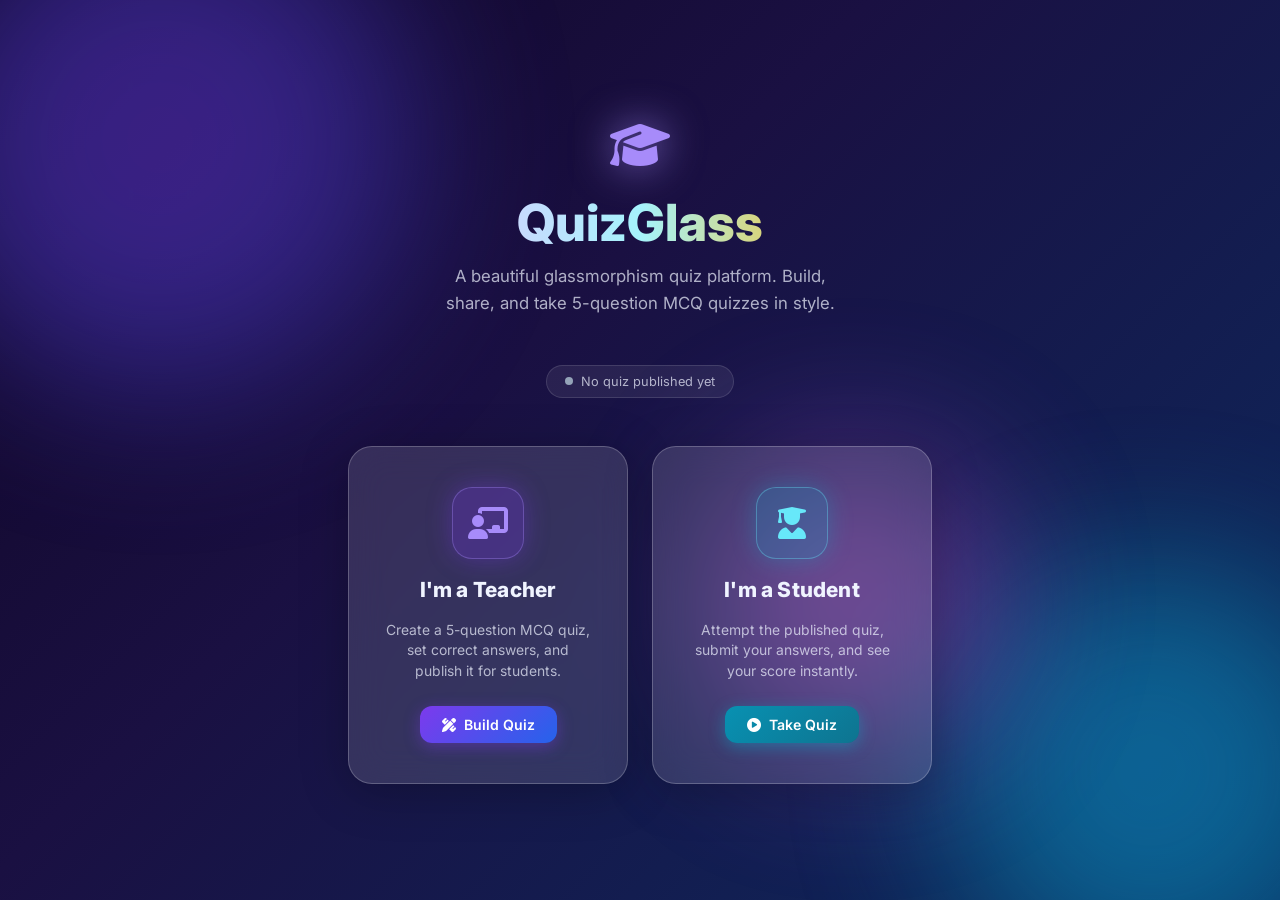
<file: index.html>
<!DOCTYPE html>
<html lang="en">

<head>
  <meta charset="UTF-8" />
  <meta name="viewport" content="width=device-width, initial-scale=1.0" />
  <meta name="description" content="QuizGlass – Glassmorphism MCQ Quiz App. Choose your role to get started." />
  <title>QuizGlass – Choose Your Role</title>

  <link rel="stylesheet" href="https://cdnjs.cloudflare.com/ajax/libs/font-awesome/6.5.0/css/all.min.css" />
  <link rel="stylesheet" href="https://cdnjs.cloudflare.com/ajax/libs/animate.css/4.1.1/animate.min.css" />
  <link href="https://fonts.googleapis.com/css2?family=Inter:wght@300;400;500;600;700;800&display=swap"
    rel="stylesheet" />
  <script src="https://cdnjs.cloudflare.com/ajax/libs/gsap/3.12.2/gsap.min.js" defer></script>
  <link rel="stylesheet" href="style.css" />

  <style>
    /* Landing-specific styles */
    .landing-wrap {
      min-height: 100vh;
      display: flex;
      flex-direction: column;
      align-items: center;
      justify-content: center;
      padding: 24px 16px;
      gap: 48px;
    }

    .landing-hero {
      text-align: center;
    }

    .landing-hero .app-logo {
      font-size: 3rem;
      color: var(--accent);
      margin-bottom: 16px;
      filter: drop-shadow(0 0 20px rgba(167, 139, 250, 0.7));
      animation: pulse-glow 3s ease-in-out infinite;
    }

    @keyframes pulse-glow {

      0%,
      100% {
        filter: drop-shadow(0 0 16px rgba(167, 139, 250, 0.6));
      }

      50% {
        filter: drop-shadow(0 0 32px rgba(167, 139, 250, 1));
      }
    }

    .landing-hero h1 {
      font-size: clamp(2rem, 6vw, 3.2rem);
      font-weight: 800;
      background: linear-gradient(90deg, #e0c9ff, #a5f3fc, #fbbf24);
      -webkit-background-clip: text;
      -webkit-text-fill-color: transparent;
      background-clip: text;
      margin-bottom: 10px;
    }

    .landing-hero p {
      font-size: 1.05rem;
      color: var(--text-secondary);
      max-width: 420px;
      margin: 0 auto;
      line-height: 1.6;
    }

    /* Role cards */
    .role-cards {
      display: flex;
      gap: 24px;
      flex-wrap: wrap;
      justify-content: center;
    }

    .role-card {
      background: var(--glass-bg);
      backdrop-filter: blur(var(--blur));
      -webkit-backdrop-filter: blur(var(--blur));
      border: 1px solid var(--glass-border);
      border-radius: 24px;
      box-shadow: var(--glass-shadow);
      padding: 40px 36px;
      width: 280px;
      display: flex;
      flex-direction: column;
      align-items: center;
      gap: 18px;
      text-decoration: none;
      color: var(--text-primary);
      cursor: pointer;
      transition: transform 0.35s cubic-bezier(0.4, 0, 0.2, 1),
        box-shadow 0.35s cubic-bezier(0.4, 0, 0.2, 1),
        border-color 0.35s;
      position: relative;
      overflow: hidden;
    }

    .role-card::before {
      content: '';
      position: absolute;
      inset: 0;
      background: linear-gradient(135deg, rgba(255, 255, 255, 0.07), transparent);
      opacity: 0;
      transition: opacity 0.35s;
    }

    .role-card:hover {
      transform: translateY(-8px);
    }

    .role-card:hover::before {
      opacity: 1;
    }

    .role-card.teacher-card:hover {
      border-color: rgba(167, 139, 250, 0.55);
      box-shadow: 0 20px 60px rgba(124, 58, 237, 0.35);
    }

    .role-card.student-card:hover {
      border-color: rgba(103, 232, 249, 0.55);
      box-shadow: 0 20px 60px rgba(6, 182, 212, 0.35);
    }

    .role-icon {
      width: 72px;
      height: 72px;
      border-radius: 20px;
      display: flex;
      align-items: center;
      justify-content: center;
      font-size: 2rem;
    }

    .role-card.teacher-card .role-icon {
      background: rgba(124, 58, 237, 0.25);
      border: 1px solid rgba(167, 139, 250, 0.35);
      color: var(--accent);
      box-shadow: 0 0 24px rgba(124, 58, 237, 0.35);
    }

    .role-card.student-card .role-icon {
      background: rgba(6, 182, 212, 0.2);
      border: 1px solid rgba(103, 232, 249, 0.35);
      color: #67e8f9;
      box-shadow: 0 0 24px rgba(6, 182, 212, 0.3);
    }

    .role-label {
      font-size: 1.3rem;
      font-weight: 800;
      letter-spacing: 0.01em;
    }

    .role-desc {
      font-size: 0.87rem;
      color: var(--text-secondary);
      text-align: center;
      line-height: 1.5;
    }

    .role-btn {
      display: inline-flex;
      align-items: center;
      gap: 8px;
      padding: 10px 22px;
      border-radius: 12px;
      font-size: 0.88rem;
      font-weight: 600;
      border: none;
      cursor: pointer;
      margin-top: 6px;
      transition: all 0.3s;
      font-family: inherit;
    }

    .teacher-card .role-btn {
      background: linear-gradient(135deg, #7c3aed, #2563eb);
      color: #fff;
      box-shadow: 0 4px 16px rgba(124, 58, 237, 0.4);
    }

    .teacher-card .role-btn:hover {
      box-shadow: 0 6px 24px rgba(124, 58, 237, 0.65);
    }

    .student-card .role-btn {
      background: linear-gradient(135deg, #0891b2, #0e7490);
      color: #fff;
      box-shadow: 0 4px 16px rgba(6, 182, 212, 0.4);
    }

    .student-card .role-btn:hover {
      box-shadow: 0 6px 24px rgba(6, 182, 212, 0.65);
    }

    /* Quiz status indicator */
    .quiz-status {
      display: flex;
      align-items: center;
      gap: 8px;
      padding: 8px 18px;
      border-radius: 999px;
      background: rgba(255, 255, 255, 0.07);
      border: 1px solid rgba(255, 255, 255, 0.12);
      font-size: 0.8rem;
      color: var(--text-secondary);
    }

    .status-dot {
      width: 8px;
      height: 8px;
      border-radius: 50%;
      background: #94a3b8;
      transition: background 0.4s;
    }

    .status-dot.live {
      background: var(--success);
      box-shadow: 0 0 8px rgba(52, 211, 153, 0.7);
      animation: blink 1.4s ease-in-out infinite;
    }

    @keyframes blink {

      0%,
      100% {
        opacity: 1
      }

      50% {
        opacity: 0.4
      }
    }

    @media(max-width:620px) {
      .role-cards {
        flex-direction: column;
        align-items: center;
      }

      .role-card {
        width: min(100%, 320px);
      }
    }
  </style>
</head>

<body>

  <div class="bg-blob blob1"></div>
  <div class="bg-blob blob2"></div>
  <div class="bg-blob blob3"></div>

  <div class="landing-wrap">

    <!-- Hero -->
    <div class="landing-hero animate__animated animate__fadeInDown">
      <div class="app-logo"><i class="fa-solid fa-graduation-cap"></i></div>
      <h1>QuizGlass</h1>
      <p>A beautiful glassmorphism quiz platform. Build, share, and take 5-question MCQ quizzes in style.</p>
    </div>

    <!-- Quiz live status -->
    <div class="quiz-status animate__animated animate__fadeIn" id="quizStatus">
      <span class="status-dot" id="statusDot"></span>
      <span id="statusText">No quiz published yet</span>
    </div>

    <!-- Role selection -->
    <div class="role-cards">

      <!-- Teacher -->
      <a class="role-card teacher-card animate__animated animate__fadeInLeft" href="teacher.html"
        style="animation-delay:0.1s">
        <div class="role-icon"><i class="fa-solid fa-chalkboard-teacher"></i></div>
        <span class="role-label">I'm a Teacher</span>
        <p class="role-desc">Create a 5-question MCQ quiz, set correct answers, and publish it for students.</p>
        <button class="role-btn"><i class="fa-solid fa-pen-ruler"></i> Build Quiz</button>
      </a>

      <!-- Student -->
      <a class="role-card student-card animate__animated animate__fadeInRight" href="student.html"
        style="animation-delay:0.2s">
        <div class="role-icon"><i class="fa-solid fa-user-graduate"></i></div>
        <span class="role-label">I'm a Student</span>
        <p class="role-desc">Attempt the published quiz, submit your answers, and see your score instantly.</p>
        <button class="role-btn"><i class="fa-solid fa-circle-play"></i> Take Quiz</button>
      </a>

    </div>

  </div>

  <script>
    // Check if a quiz is published in localStorage and update status dot
    window.addEventListener('DOMContentLoaded', () => {
      const stored = localStorage.getItem('quizglass_quiz');
      const dot = document.getElementById('statusDot');
      const text = document.getElementById('statusText');
      if (stored) {
        dot.classList.add('live');
        text.textContent = 'Quiz is live – students can take it now!';
      }

      // GSAP subtle float animation on role cards
      if (window.gsap) {
        gsap.from('.role-card', {
          y: 30, opacity: 0, duration: 0.7,
          stagger: 0.15, ease: 'power3.out', delay: 0.3
        });
      }
    });
  </script>
</body>

</html>
</file>
<file: style.css>
/* =============================================
   QuizGlass – Glassmorphism MCQ Quiz
   style.css
   ============================================= */

/* ---------- CSS CUSTOM PROPERTIES ---------- */
:root {
  --glass-bg: rgba(255, 255, 255, 0.13);
  --glass-border: rgba(255, 255, 255, 0.22);
  --glass-shadow: 0 8px 48px rgba(0, 0, 0, 0.25);
  --blur: 18px;
  --gradient-start: #6C3EE8;
  --gradient-end: #1CB5E0;
  --accent: #a78bfa;
  --success: #34d399;
  --error: #f87171;
  --gold: #fbbf24;
  --text-primary: #f0f4ff;
  --text-secondary: rgba(240, 244, 255, 0.7);
  --btn-primary-bg: linear-gradient(135deg, #7c3aed, #2563eb);
  --btn-success-bg: linear-gradient(135deg, #059669, #10b981);
  --transition: 0.35s cubic-bezier(0.4, 0, 0.2, 1);
  --radius: 20px;
  --radius-sm: 12px;
}

/* Light glass theme override */
body.light-glass {
  --glass-bg: rgba(255, 255, 255, 0.55);
  --glass-border: rgba(255, 255, 255, 0.7);
  --glass-shadow: 0 8px 48px rgba(100, 50, 200, 0.15);
  --text-primary: #1e1b4b;
  --text-secondary: rgba(30, 27, 75, 0.65);
}

/* ---------- RESET & BASE ---------- */
*,
*::before,
*::after {
  box-sizing: border-box;
  margin: 0;
  padding: 0;
}

html {
  scroll-behavior: smooth;
}

body {
  font-family: 'Inter', system-ui, sans-serif;
  min-height: 100vh;
  background: linear-gradient(135deg, #0f0524 0%, #1a1042 40%, #0c2a5e 100%);
  color: var(--text-primary);
  overflow-x: hidden;
  position: relative;
}

/* ---------- BACKGROUND BLOBS ---------- */
.bg-blob {
  position: fixed;
  border-radius: 50%;
  filter: blur(80px);
  opacity: 0.45;
  pointer-events: none;
  animation: blobFloat 10s ease-in-out infinite alternate;
}

.blob1 {
  width: 520px;
  height: 520px;
  background: radial-gradient(circle, #7c3aed 0%, #4f46e5 60%, transparent 100%);
  top: -120px;
  left: -100px;
  animation-delay: 0s;
}

.blob2 {
  width: 420px;
  height: 420px;
  background: radial-gradient(circle, #0ea5e9 0%, #06b6d4 60%, transparent 100%);
  bottom: -80px;
  right: -80px;
  animation-delay: -4s;
}

.blob3 {
  width: 300px;
  height: 300px;
  background: radial-gradient(circle, #ec4899 0%, #a855f7 60%, transparent 100%);
  top: 50%;
  left: 55%;
  animation-delay: -7s;
}

@keyframes blobFloat {
  from {
    transform: translate(0, 0) scale(1);
  }

  to {
    transform: translate(30px, 40px) scale(1.08);
  }
}

/* ---------- HEADER ---------- */
.app-header {
  position: sticky;
  top: 0;
  z-index: 100;
  background: rgba(15, 5, 36, 0.5);
  backdrop-filter: blur(20px);
  -webkit-backdrop-filter: blur(20px);
  border-bottom: 1px solid var(--glass-border);
  padding: 14px 24px;
}

.header-inner {
  max-width: 860px;
  margin: 0 auto;
  display: flex;
  align-items: center;
  justify-content: space-between;
}

.logo {
  display: flex;
  align-items: center;
  gap: 10px;
  font-size: 1.4rem;
  font-weight: 800;
  color: var(--text-primary);
  text-shadow: 0 0 20px rgba(167, 139, 250, 0.6);
}

.logo i {
  font-size: 1.6rem;
  color: var(--accent);
}

.header-controls {
  display: flex;
  align-items: center;
  gap: 14px;
}

/* Toggle switch */
.toggle-wrap {
  display: flex;
  align-items: center;
  gap: 8px;
  cursor: pointer;
  user-select: none;
  font-size: 0.82rem;
  color: var(--text-secondary);
}

.toggle-wrap input {
  display: none;
}

.toggle-track {
  width: 40px;
  height: 22px;
  background: rgba(255, 255, 255, 0.15);
  border: 1px solid var(--glass-border);
  border-radius: 999px;
  position: relative;
  transition: background var(--transition);
}

.toggle-thumb {
  position: absolute;
  top: 3px;
  left: 3px;
  width: 16px;
  height: 16px;
  border-radius: 50%;
  background: var(--text-primary);
  transition: left var(--transition);
}

.toggle-wrap input:checked+.toggle-track {
  background: var(--accent);
}

.toggle-wrap input:checked+.toggle-track .toggle-thumb {
  left: 21px;
}

/* ---------- GLASSMORPHIC CARD ---------- */
.glass-card {
  background: var(--glass-bg);
  backdrop-filter: blur(var(--blur));
  -webkit-backdrop-filter: blur(var(--blur));
  border: 1px solid var(--glass-border);
  border-radius: var(--radius);
  box-shadow: var(--glass-shadow);
  padding: 32px 36px;
  max-width: 860px;
  margin: 40px auto;
  transition: box-shadow var(--transition);
}

.glass-card:hover {
  box-shadow: 0 12px 60px rgba(124, 58, 237, 0.22);
}

.main-content {
  padding: 0 16px 60px;
}

/* ---------- SECTION TITLE ---------- */
.section-title {
  display: flex;
  align-items: flex-start;
  gap: 18px;
  margin-bottom: 28px;
}

.section-title.centered {
  justify-content: center;
  text-align: center;
}

.section-title h1,
.section-title h2 {
  font-size: 1.7rem;
  font-weight: 800;
  background: linear-gradient(90deg, #e0c9ff, #a5f3fc);
  -webkit-background-clip: text;
  -webkit-text-fill-color: transparent;
  background-clip: text;
}

.subtitle {
  font-size: 0.9rem;
  color: var(--text-secondary);
  margin-top: 4px;
}

/* Step badge */
.step-badge {
  width: 48px;
  height: 48px;
  min-width: 48px;
  border-radius: 14px;
  background: rgba(124, 58, 237, 0.3);
  border: 1px solid rgba(167, 139, 250, 0.35);
  display: flex;
  align-items: center;
  justify-content: center;
  font-size: 1.25rem;
  color: var(--accent);
  box-shadow: 0 0 16px rgba(124, 58, 237, 0.3);
}

.step-badge.accent {
  background: rgba(6, 182, 212, 0.25);
  border-color: rgba(103, 232, 249, 0.35);
  color: #67e8f9;
  box-shadow: 0 0 16px rgba(6, 182, 212, 0.3);
}

.step-badge.gold {
  background: rgba(251, 191, 36, 0.2);
  border-color: rgba(251, 191, 36, 0.35);
  color: var(--gold);
  box-shadow: 0 0 16px rgba(251, 191, 36, 0.3);
}

/* ---------- QUESTION BUILDER FORM ---------- */
.question-block {
  background: rgba(255, 255, 255, 0.06);
  border: 1px solid rgba(255, 255, 255, 0.1);
  border-radius: var(--radius-sm);
  padding: 22px 24px;
  margin-bottom: 20px;
  transition: border-color var(--transition), box-shadow var(--transition);
}

.question-block:hover,
.question-block:focus-within {
  border-color: rgba(167, 139, 250, 0.4);
  box-shadow: 0 0 0 3px rgba(124, 58, 237, 0.1);
}

.q-header {
  display: flex;
  align-items: center;
  gap: 10px;
  margin-bottom: 14px;
}

.q-num {
  background: linear-gradient(135deg, #7c3aed, #2563eb);
  color: #fff;
  font-size: 0.75rem;
  font-weight: 700;
  border-radius: 8px;
  padding: 3px 10px;
  letter-spacing: 0.05em;
}

.q-header label {
  font-size: 0.9rem;
  font-weight: 600;
  color: var(--text-primary);
}

/* Inputs */
.glass-input {
  width: 100%;
  background: rgba(255, 255, 255, 0.08);
  border: 1px solid rgba(255, 255, 255, 0.15);
  border-radius: 10px;
  padding: 10px 14px;
  color: var(--text-primary);
  font-family: inherit;
  font-size: 0.9rem;
  outline: none;
  transition: border-color var(--transition), box-shadow var(--transition), background var(--transition);
  margin-bottom: 10px;
}

.glass-input::placeholder {
  color: rgba(255, 255, 255, 0.35);
}

.glass-input:focus {
  border-color: rgba(167, 139, 250, 0.6);
  box-shadow: 0 0 0 3px rgba(124, 58, 237, 0.15);
  background: rgba(255, 255, 255, 0.12);
}

body.light-glass .glass-input {
  color: #1e1b4b;
}

body.light-glass .glass-input::placeholder {
  color: rgba(30, 27, 75, 0.4);
}

/* Options grid */
.options-builder {
  display: grid;
  grid-template-columns: 1fr 1fr;
  gap: 10px 16px;
  margin-bottom: 14px;
}

.option-row {
  display: flex;
  align-items: center;
  gap: 8px;
}

.option-label {
  width: 26px;
  height: 26px;
  min-width: 26px;
  border-radius: 8px;
  background: rgba(255, 255, 255, 0.1);
  border: 1px solid rgba(255, 255, 255, 0.2);
  display: flex;
  align-items: center;
  justify-content: center;
  font-size: 0.75rem;
  font-weight: 700;
  color: var(--accent);
}

.option-row .glass-input {
  margin-bottom: 0;
}

/* Correct answer select */
.correct-wrap {
  display: flex;
  align-items: center;
  gap: 12px;
  flex-wrap: wrap;
}

.correct-wrap span {
  font-size: 0.82rem;
  color: var(--text-secondary);
}

.radio-group {
  display: flex;
  gap: 8px;
}

.radio-option {
  display: flex;
  align-items: center;
  gap: 5px;
  cursor: pointer;
  font-size: 0.85rem;
  padding: 5px 12px;
  border-radius: 999px;
  border: 1px solid rgba(255, 255, 255, 0.15);
  background: rgba(255, 255, 255, 0.06);
  color: var(--text-secondary);
  transition: all var(--transition);
  user-select: none;
}

.radio-option input[type="radio"] {
  display: none;
}

.radio-option.selected,
.radio-option:hover {
  background: rgba(124, 58, 237, 0.3);
  border-color: var(--accent);
  color: var(--text-primary);
  box-shadow: 0 0 8px rgba(124, 58, 237, 0.25);
}

/* ---------- BUTTONS ---------- */
.glass-btn {
  display: inline-flex;
  align-items: center;
  gap: 8px;
  padding: 11px 22px;
  border-radius: 12px;
  border: 1px solid rgba(255, 255, 255, 0.2);
  font-family: inherit;
  font-size: 0.9rem;
  font-weight: 600;
  cursor: pointer;
  outline: none;
  transition: all var(--transition);
  position: relative;
  overflow: hidden;
}

.glass-btn::after {
  content: '';
  position: absolute;
  inset: 0;
  background: rgba(255, 255, 255, 0.07);
  opacity: 0;
  transition: opacity var(--transition);
}

.glass-btn:hover::after {
  opacity: 1;
}

.glass-btn:active {
  transform: scale(0.97);
}

.primary-btn {
  background: var(--btn-primary-bg);
  color: #fff;
  box-shadow: 0 4px 20px rgba(124, 58, 237, 0.4);
}

.primary-btn:hover {
  box-shadow: 0 6px 28px rgba(124, 58, 237, 0.6);
  transform: translateY(-1px);
}

.secondary-btn {
  background: rgba(255, 255, 255, 0.1);
  color: var(--text-primary);
}

.secondary-btn:hover {
  background: rgba(255, 255, 255, 0.18);
  transform: translateY(-1px);
}

.success-btn {
  background: var(--btn-success-bg);
  color: #fff;
  box-shadow: 0 4px 20px rgba(16, 185, 129, 0.4);
}

.success-btn:hover {
  box-shadow: 0 6px 28px rgba(16, 185, 129, 0.6);
  transform: translateY(-1px);
}

.icon-btn {
  width: 38px;
  height: 38px;
  padding: 0;
  border-radius: 10px;
  justify-content: center;
  background: rgba(255, 255, 255, 0.1);
  color: var(--text-primary);
  font-size: 1rem;
}

.icon-btn:hover {
  background: rgba(255, 255, 255, 0.2);
}

.form-actions {
  display: flex;
  align-items: center;
  justify-content: flex-end;
  gap: 20px;
  margin-top: 10px;
  flex-wrap: wrap;
}

.key-hint {
  font-size: 0.78rem;
  color: var(--text-secondary);
  display: flex;
  gap: 6px;
  align-items: center;
}

kbd {
  padding: 2px 7px;
  border-radius: 6px;
  background: rgba(255, 255, 255, 0.12);
  border: 1px solid rgba(255, 255, 255, 0.2);
  font-size: 0.75rem;
  font-family: inherit;
}

/* ---------- PROGRESS BAR ---------- */
.progress-bar-wrap {
  display: flex;
  align-items: center;
  justify-content: space-between;
  margin-bottom: 24px;
  gap: 12px;
}

.progress-dots {
  display: flex;
  gap: 8px;
}

.dot {
  width: 14px;
  height: 14px;
  border-radius: 50%;
  background: rgba(255, 255, 255, 0.2);
  border: 2px solid rgba(255, 255, 255, 0.15);
  transition: all var(--transition);
}

.dot.active {
  background: var(--accent);
  border-color: var(--accent);
  box-shadow: 0 0 10px rgba(167, 139, 250, 0.7);
  transform: scale(1.15);
}

.dot.answered {
  background: var(--success);
  border-color: var(--success);
  box-shadow: 0 0 8px rgba(52, 211, 153, 0.5);
}

.progress-text {
  font-size: 0.82rem;
  color: var(--text-secondary);
  white-space: nowrap;
}

/* ---------- QUESTION CARD ---------- */
.question-card {
  background: rgba(255, 255, 255, 0.06);
  border: 1px solid rgba(255, 255, 255, 0.1);
  border-radius: var(--radius-sm);
  padding: 24px;
  margin-bottom: 24px;
}

.question-number {
  font-size: 0.78rem;
  font-weight: 700;
  text-transform: uppercase;
  letter-spacing: 0.08em;
  color: var(--accent);
  margin-bottom: 8px;
}

.question-text {
  font-size: 1.1rem;
  font-weight: 600;
  color: var(--text-primary);
  line-height: 1.55;
  margin-bottom: 20px;
}

/* Options */
.options-grid {
  display: grid;
  grid-template-columns: 1fr 1fr;
  gap: 12px;
}

.option-card {
  display: flex;
  align-items: center;
  gap: 12px;
  padding: 13px 16px;
  border-radius: var(--radius-sm);
  background: rgba(255, 255, 255, 0.07);
  border: 1px solid rgba(255, 255, 255, 0.12);
  cursor: pointer;
  transition: all var(--transition);
  user-select: none;
}

.option-card:hover {
  background: rgba(124, 58, 237, 0.18);
  border-color: rgba(167, 139, 250, 0.4);
  transform: translateY(-2px);
  box-shadow: 0 4px 16px rgba(124, 58, 237, 0.15);
}

.option-card.selected {
  background: rgba(124, 58, 237, 0.3);
  border-color: var(--accent);
  box-shadow: 0 0 14px rgba(124, 58, 237, 0.35);
}

.option-card.correct {
  background: rgba(52, 211, 153, 0.22);
  border-color: var(--success);
  box-shadow: 0 0 14px rgba(52, 211, 153, 0.3);
}

.option-card.incorrect {
  background: rgba(248, 113, 113, 0.22);
  border-color: var(--error);
  box-shadow: 0 0 14px rgba(248, 113, 113, 0.3);
}

.option-badge {
  width: 30px;
  height: 30px;
  min-width: 30px;
  border-radius: 8px;
  background: rgba(255, 255, 255, 0.1);
  border: 1px solid rgba(255, 255, 255, 0.15);
  display: flex;
  align-items: center;
  justify-content: center;
  font-size: 0.78rem;
  font-weight: 700;
  color: var(--accent);
  transition: all var(--transition);
}

.option-card.selected .option-badge {
  background: var(--accent);
  color: #1e1b4b;
  border-color: var(--accent);
}

.option-card.correct .option-badge {
  background: var(--success);
  color: #064e3b;
  border-color: var(--success);
}

.option-card.incorrect .option-badge {
  background: var(--error);
  color: #7f1d1d;
  border-color: var(--error);
}

.option-text {
  font-size: 0.9rem;
  color: var(--text-primary);
}

/* Quiz navigation */
.quiz-nav {
  display: flex;
  gap: 12px;
  justify-content: flex-end;
  flex-wrap: wrap;
}

/* ---------- RESULT SCREEN ---------- */
.score-reveal {
  display: flex;
  flex-direction: column;
  align-items: center;
  gap: 18px;
  margin-bottom: 32px;
}

.score-circle {
  position: relative;
  width: 140px;
  height: 140px;
}

.score-ring {
  transform: rotate(-90deg);
}

.ring-bg {
  fill: none;
  stroke: rgba(255, 255, 255, 0.1);
  stroke-width: 10;
}

.ring-progress {
  fill: none;
  stroke: url(#scoreGrad);
  stroke-width: 10;
  stroke-linecap: round;
  stroke-dasharray: 327;
  stroke-dashoffset: 327;
  transition: stroke-dashoffset 1.2s cubic-bezier(0.4, 0, 0.2, 1);
  filter: drop-shadow(0 0 8px rgba(167, 139, 250, 0.7));
}

.score-inner {
  position: absolute;
  inset: 0;
  display: flex;
  align-items: center;
  justify-content: center;
  gap: 2px;
}

.score-num {
  font-size: 2.8rem;
  font-weight: 800;
  background: linear-gradient(135deg, #e0c9ff, #a5f3fc);
  -webkit-background-clip: text;
  -webkit-text-fill-color: transparent;
  background-clip: text;
  line-height: 1;
}

.score-denom {
  font-size: 1.1rem;
  font-weight: 600;
  color: var(--text-secondary);
  align-self: flex-end;
  margin-bottom: 6px;
}

.score-meta {
  text-align: center;
}

.score-pct {
  font-size: 2rem;
  font-weight: 700;
  color: var(--accent);
}

.score-msg {
  font-size: 1rem;
  color: var(--text-secondary);
  margin-top: 4px;
}

/* Answers review */
.answers-review {
  display: flex;
  flex-direction: column;
  gap: 14px;
  margin-bottom: 28px;
}

.review-item {
  background: rgba(255, 255, 255, 0.05);
  border: 1px solid rgba(255, 255, 255, 0.1);
  border-radius: var(--radius-sm);
  padding: 16px 20px;
}

.review-item .r-question {
  font-size: 0.88rem;
  font-weight: 600;
  color: var(--text-primary);
  margin-bottom: 10px;
  display: flex;
  gap: 10px;
}

.review-item .r-question .r-num {
  font-size: 0.72rem;
  padding: 2px 8px;
  border-radius: 999px;
  background: rgba(255, 255, 255, 0.1);
  color: var(--accent);
  white-space: nowrap;
  display: flex;
  align-items: center;
}

.review-answers {
  display: flex;
  gap: 10px;
  flex-wrap: wrap;
}

.r-option {
  padding: 6px 14px;
  border-radius: 8px;
  font-size: 0.82rem;
  border: 1px solid rgba(255, 255, 255, 0.12);
  background: rgba(255, 255, 255, 0.05);
  color: var(--text-secondary);
}

.r-option.r-correct {
  background: rgba(52, 211, 153, 0.2);
  border-color: var(--success);
  color: var(--success);
  font-weight: 600;
}

.r-option.r-incorrect {
  background: rgba(248, 113, 113, 0.2);
  border-color: var(--error);
  color: var(--error);
  text-decoration: line-through;
}

.result-actions {
  display: flex;
  gap: 12px;
  justify-content: center;
  flex-wrap: wrap;
}

/* ---------- UTILITIES ---------- */
.hidden {
  display: none !important;
}

/* ---------- DISABLED STATE (quiz locked) ---------- */
.quiz-locked .glass-input,
.quiz-locked select {
  pointer-events: none;
  opacity: 0.6;
}

.quiz-locked .radio-option {
  pointer-events: none;
  opacity: 0.6;
}

.quiz-locked .primary-btn[type="submit"] {
  opacity: 0.45;
  pointer-events: none;
}

/* ---------- PUBLISHED BANNER ---------- */
.published-banner {
  display: flex;
  align-items: center;
  flex-wrap: wrap;
  gap: 12px;
  padding: 14px 18px;
  margin-bottom: 24px;
  border-radius: var(--radius-sm);
  background: rgba(52, 211, 153, 0.12);
  border: 1px solid rgba(52, 211, 153, 0.35);
  color: var(--success);
  font-size: 0.88rem;
  font-weight: 500;
}

.published-banner i {
  font-size: 1.1rem;
  flex-shrink: 0;
}

.published-banner a {
  color: var(--accent);
  font-weight: 700;
  text-decoration: underline;
}

.published-banner .sm-btn {
  padding: 6px 14px;
  font-size: 0.8rem;
  margin-left: auto;
}

/* ---------- BACK LINK IN HEADER ---------- */
.back-link {
  display: flex;
  align-items: center;
  justify-content: center;
  width: 32px;
  height: 32px;
  border-radius: 9px;
  background: rgba(255, 255, 255, 0.1);
  border: 1px solid rgba(255, 255, 255, 0.15);
  color: var(--text-secondary);
  text-decoration: none;
  font-size: 0.88rem;
  transition: background var(--transition), color var(--transition);
  flex-shrink: 0;
}

.back-link:hover {
  background: rgba(255, 255, 255, 0.2);
  color: var(--text-primary);
}

/* ---------- RESPONSIVE ---------- */
@media (max-width: 600px) {
  .glass-card {
    padding: 22px 18px;
    margin: 20px auto;
  }

  .options-builder {
    grid-template-columns: 1fr;
  }

  .options-grid {
    grid-template-columns: 1fr;
  }

  .form-actions {
    justify-content: center;
  }

  .section-title h1,
  .section-title h2 {
    font-size: 1.3rem;
  }

  .quiz-nav {
    justify-content: stretch;
  }

  .quiz-nav .glass-btn {
    flex: 1;
    justify-content: center;
  }
}

/* ---------- SVG GRADIENT DEFS (injected via JS) ---------- */
</file>
